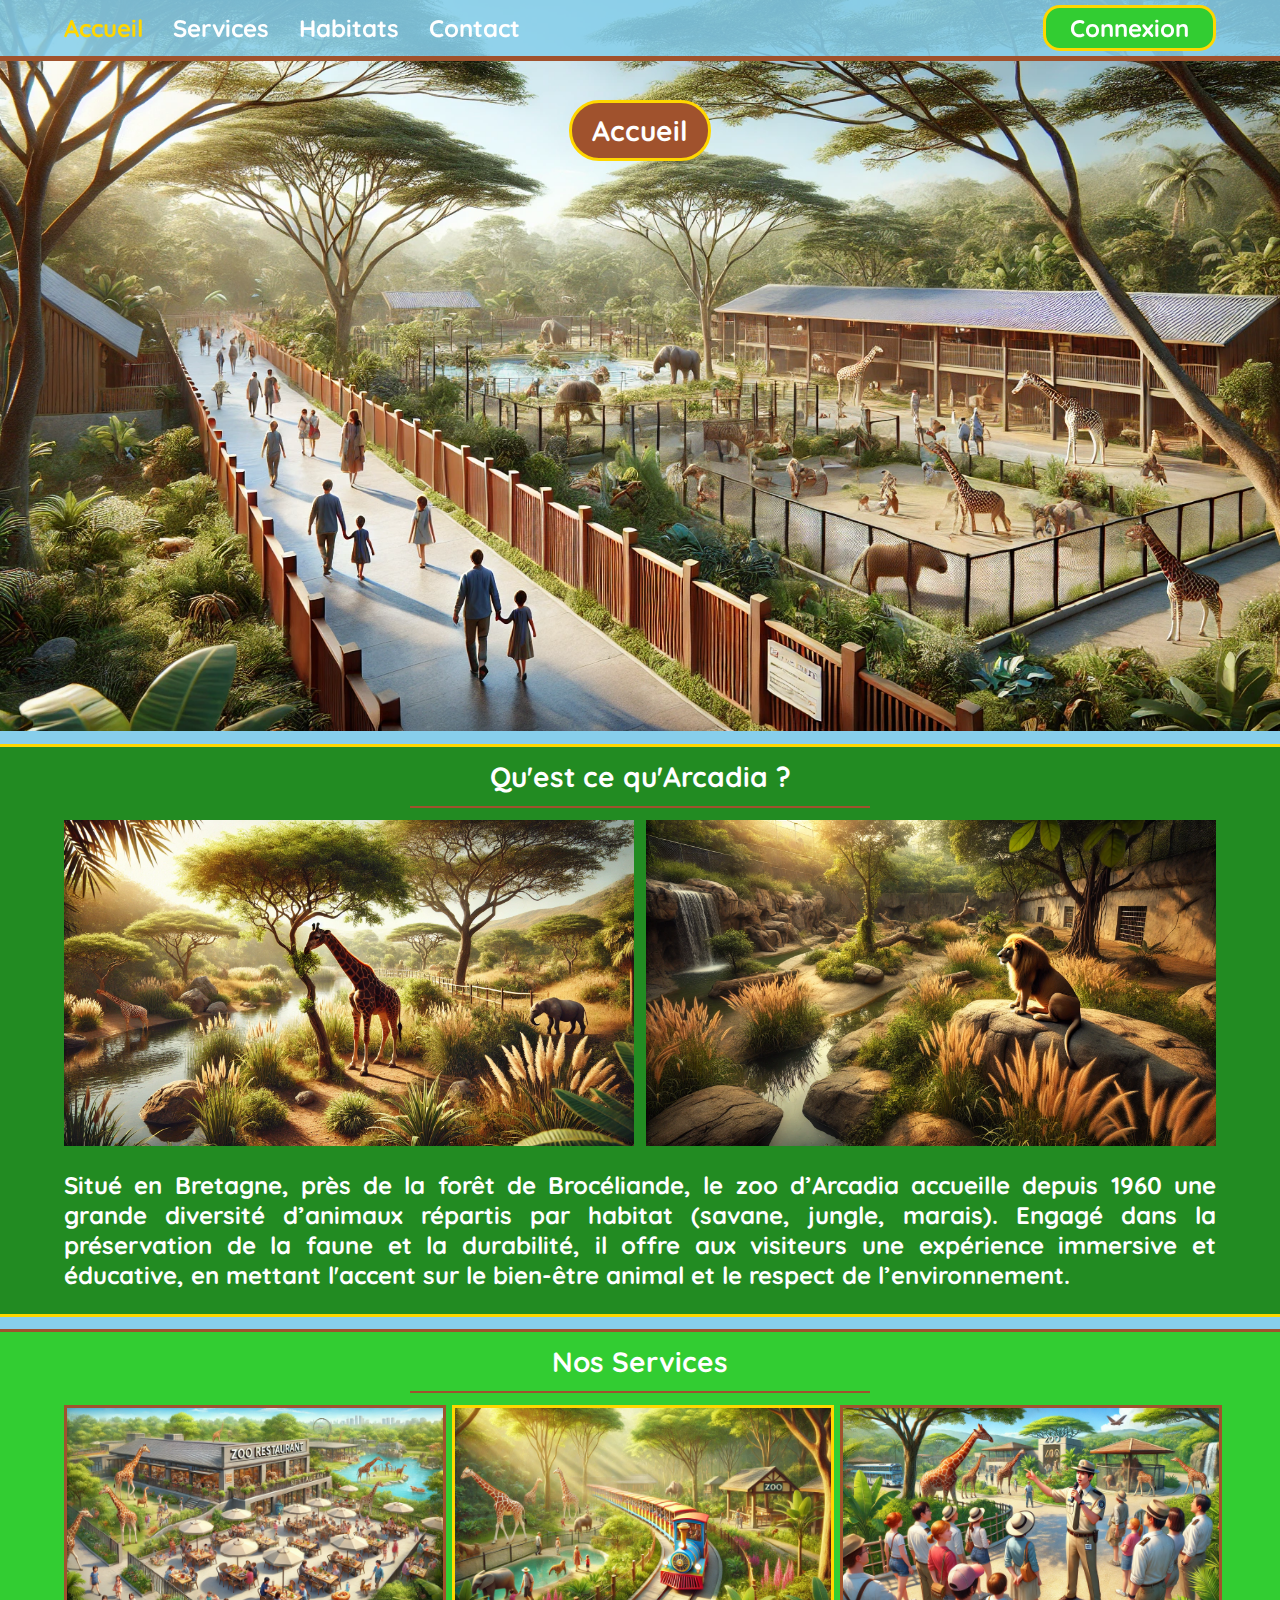
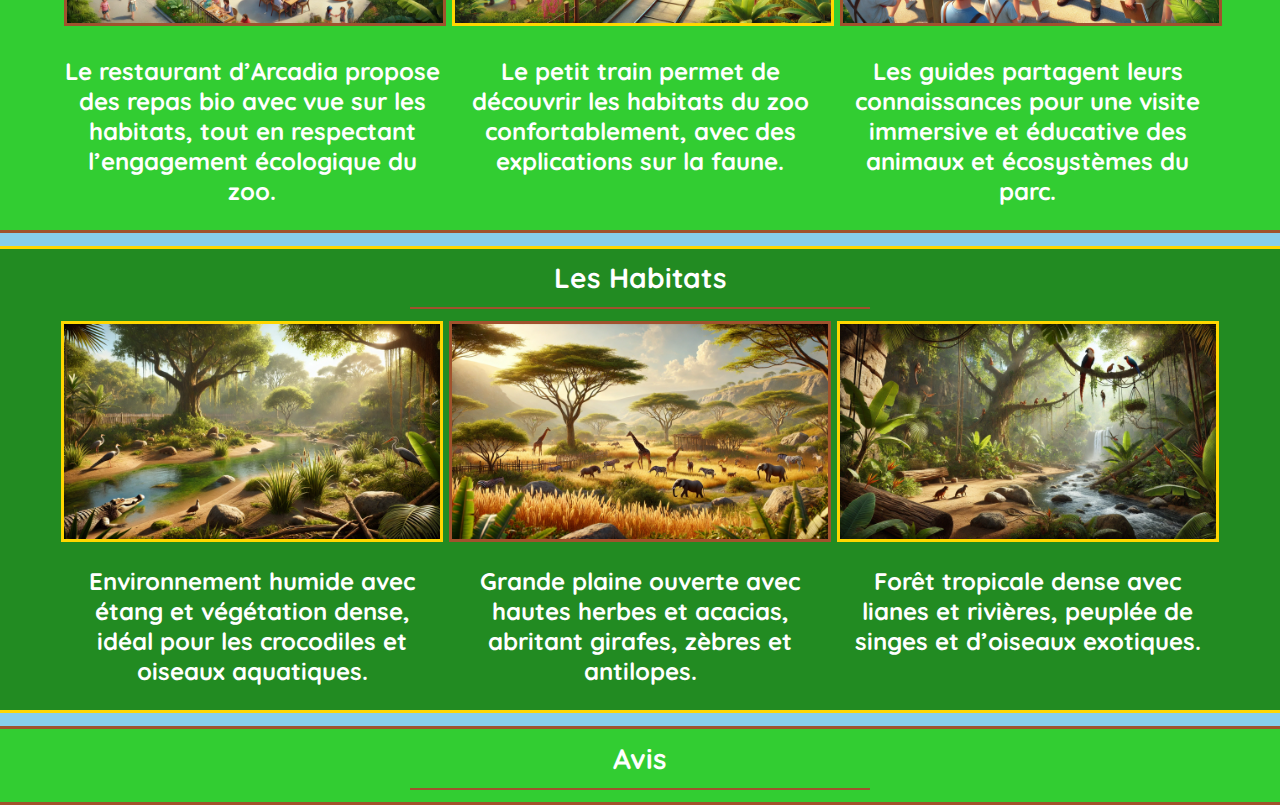
<file: Site/Html/index.html>
<!DOCTYPE html>
<html lang="fr">
<head>
    <meta charset="UTF-8">
    <meta name="viewport" content="width=device-width, initial-scale=1.0">
    <meta http-equiv="X-UA-Compatible" content="ie=edge">
    <link href='https://fonts.googleapis.com/css?family=Quicksand' rel='stylesheet'>
    <link rel="stylesheet" href="/Site/Css/accueil.css">
    <link rel="stylesheet" href="/Site/Css/styles.css">
    <link rel="stylesheet" href="/Site/Css/stylesMobile.css">
    <title>Accueil Arcadia</title>
</head>
<body>

    <!-- Menu Navigation et Banniere -->
    <header>

        <!-- Section Banniere -->
        <section id="Section_Banniere">
            <div>
                <h1 class="Titre_Banniere">Accueil</h1>
                <img src="/Ressources/Images/Banniere/BanniereArcadia.png" alt="Grande image d'en-tête représentant un zoo">
            </div>
        </section>
        
        <!-- Section Menu de Navigation -->
        <section class="Section_Navigation" id="Section_Navigation">
            <div>
                <nav>
                    <ul id="Menu">
                        <li class="page_navigante">Accueil</li>
                        <li><a href="/Site/Html/services.html">Services</a></li>
                        <li><a href="/Site/Html/habitats.html">Habitats</a></li>
                        <li><a href="/Site/Html/contact.html">Contact</a></li>
                    </ul>
                    <ul>
                        <li id="Connexion">Connexion</li>
                    </ul>
                </nav>
            </div>
        </section>

        <!-- Menu Burger pour les petits écrans -->
        <section class="burger-menu" id="burger-menu">
            <div class="barre"></div>
            <div class="barre"></div>
            <div class="barre"></div>
        </section>

        <!-- Script Js affichage du menu Navigation -->
        <script src="/Script/Js/script.js"></script>
    </header>

    <!-- Les différentes Sections de la page d'acceuil -->
    <main>

        <!-- Section à propos -->
        <section id="Section_APropos">
            <h1>Qu'est ce qu'Arcadia ?</h1>
            <hr>
            <div>
                <img src="/Ressources/Images/Animaux/GirafeGeneral.png" alt="Image d'une girafe dans son habitat">
                <img src="/Ressources/Images/Animaux/LionGeneral.png" alt="Image d'un lion dans son habitat">
            </div>
            <p>
                Situé en Bretagne, près de la forêt de Brocéliande, le zoo d’Arcadia accueille depuis 1960 une grande diversité d’animaux répartis par habitat (savane, jungle, marais). Engagé dans la préservation de la faune et la durabilité, il offre aux visiteurs une expérience immersive et éducative, en mettant l'accent sur le bien-être animal et le respect de l’environnement.
            </p>
        </section>
        
        <!-- Section Services -->
        <section id="Section_Services">
            <h1>Nos Services</h1>
            <hr>
            <div class="accueil_carte_conteneur">
                <div>
                    <img src="/Ressources/Images/Services/RestaurantArcadia.png" alt="Image du Restaurant d'Arcadia" class="alternativeA_border_color">
                    <p>Le restaurant d’Arcadia propose des repas bio avec vue sur les habitats, tout en respectant l’engagement écologique du zoo.</p>
                </div>
                <div>
                    <img src="/Ressources/Images/Services/PetitTrainArcadia.png" alt="Image du train d'Arcadia" class="alternativeB_border_color">
                    <p>Le petit train permet de découvrir les habitats du zoo confortablement, avec des explications sur la faune.</p>
                </div>
                <div>
                    <img src="/Ressources/Images/Services/GuideArcadia.png" alt="Image d'un guide d'Arcadia" class="alternativeA_border_color">
                    <p>Les guides partagent leurs connaissances pour une visite immersive et éducative des animaux et écosystèmes du parc.</p>
                </div>
            </div>
        </section>
        
        <!-- Section Habitats -->
        <section id="Section_Habitats">
            <h1>Les Habitats</h1>
            <hr>
            <div class="accueil_carte_conteneur">
                <div class="acceuil_carte">
                    <img src="/Ressources/Images/Habitats/MaraisArcadia.png" alt="Image du Restaurant d'Arcadia" class="alternativeB_border_color">
                    <p>Environnement humide avec étang et végétation dense, idéal pour les crocodiles et oiseaux aquatiques.</p>
                </div>
                <div class="acceuil_carte">
                    <img src="/Ressources/Images/Habitats/SavaneArcadia.png" alt="Image du train d'Arcadia" class="alternativeA_border_color">
                    <p>Grande plaine ouverte avec hautes herbes et acacias, abritant girafes, zèbres et antilopes.</p>
                </div>
                <div class="acceuil_carte">
                    <img src="/Ressources/Images/Habitats/JungleArcadia.png" alt="Image d'un guide d'Arcadia" class="alternativeB_border_color">
                    <p>Forêt tropicale dense avec lianes et rivières, peuplée de singes et d’oiseaux exotiques.</p>
                </div>
            </div>
        </section>
        
        <!-- Section Avis -->
        <section id="Section_Avis">
            <div>
                <h1>Avis</h1>
                <hr>
            </div>
        </section>
    </main>
</body>
</html>
</file>
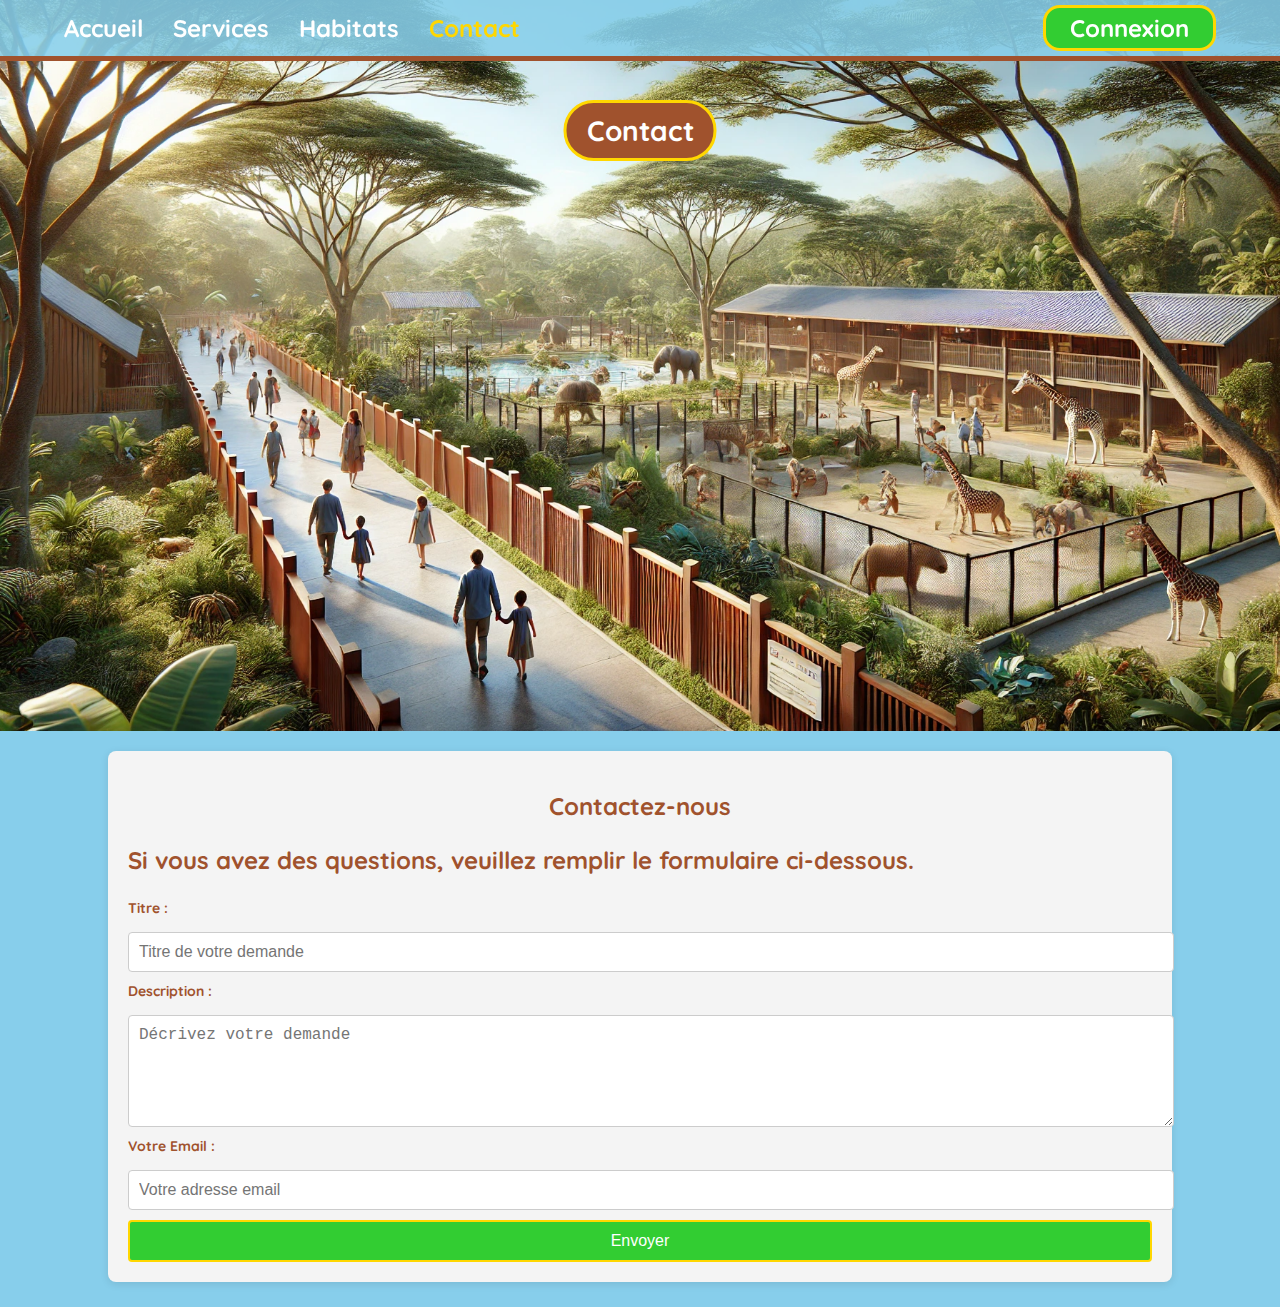
<file: Site/Html/contact.html>
<!DOCTYPE html>
<html lang="fr">
<head>
    <meta charset="UTF-8">
    <meta name="viewport" content="width=device-width, initial-scale=1.0">
    <meta http-equiv="X-UA-Compatible" content="ie=edge">
    <link href='https://fonts.googleapis.com/css?family=Quicksand' rel='stylesheet'>
    <link rel="stylesheet" href="/Site/Css/contact.css">
    <link rel="stylesheet" href="/Site/Css/styles.css">
    <link rel="stylesheet" href="/Site/Css/stylesMobile.css">
    <title>Contact Arcadia</title>
</head>
<body>

    <!-- Menu Navigation et Banniere -->
    <header>

        <!-- Section Banniere -->
        <section id="Section_Banniere">
            <div>
                <h1 class="Titre_Banniere">Contact</h1>
                <img src="/Ressources/Images/Banniere/BanniereArcadia.png" alt="Grande image d'en-tête représentant un zoo">
            </div>
        </section>
        
        <!-- Section Menu de Navigation -->
        <section class="Section_Navigation" id="Section_Navigation">
            <div>
                <nav>
                    <ul id="Menu">
                        <li><a href="/Site/Html/index.html">Accueil</a></li>
                        <li><a href="/Site/Html/services.html">Services</a></li>
                        <li><a href="/Site/Html/habitats.html">Habitats</a></li>
                        <li class="page_navigante">Contact</li>
                    </ul>
                    <ul>
                        <li id="Connexion">Connexion</li>
                    </ul>
                </nav>
            </div>
        </section>

        <!-- Menu Burger pour les petits écrans -->
        <section class="burger-menu" id="burger-menu">
            <div class="barre"></div>
            <div class="barre"></div>
            <div class="barre"></div>
        </section>
        
        <!-- Script Js affichage du menu Navigation -->
        <script src="/Script/Js/script.js"></script>
    </header>
    <!-- Section du formulaire de contact -->
    <main>
        <section id="Section_Contact">
            <h2>Contactez-nous</h2>
            <p>Si vous avez des questions, veuillez remplir le formulaire ci-dessous.</p>

            <!-- Formulaire de contact -->
            <form action="mailto:contact@zooarcadia.com" method="post" enctype="text/plain">
                <label for="titre">Titre :</label>
                <input type="text" id="titre" name="titre" placeholder="Titre de votre demande" required>

                <label for="description">Description :</label>
                <textarea id="description" name="description" rows="5" placeholder="Décrivez votre demande" required></textarea>

                <label for="email">Votre Email :</label>
                <input type="email" id="email" name="email" placeholder="Votre adresse email" required>

                <button type="submit">Envoyer</button>
            </form>
        </section>
    </main>

</body>
</html>
</file>
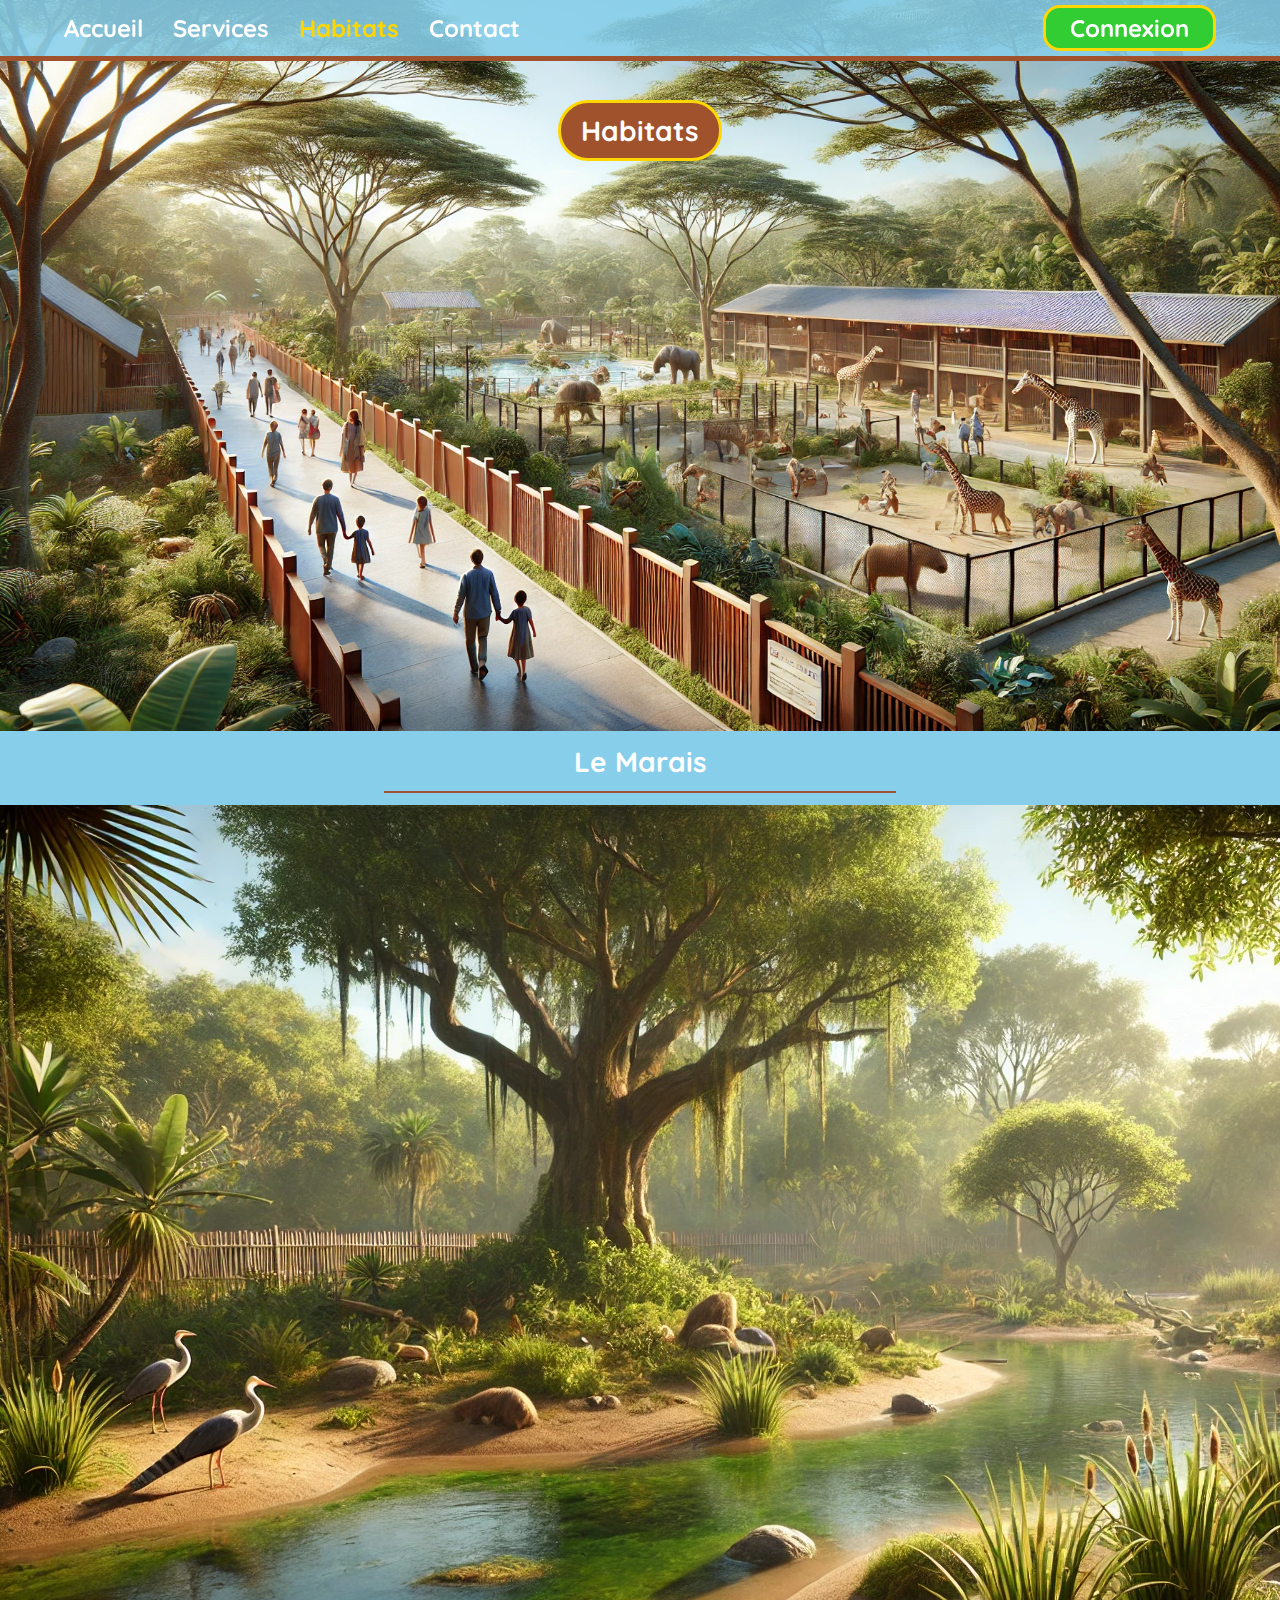
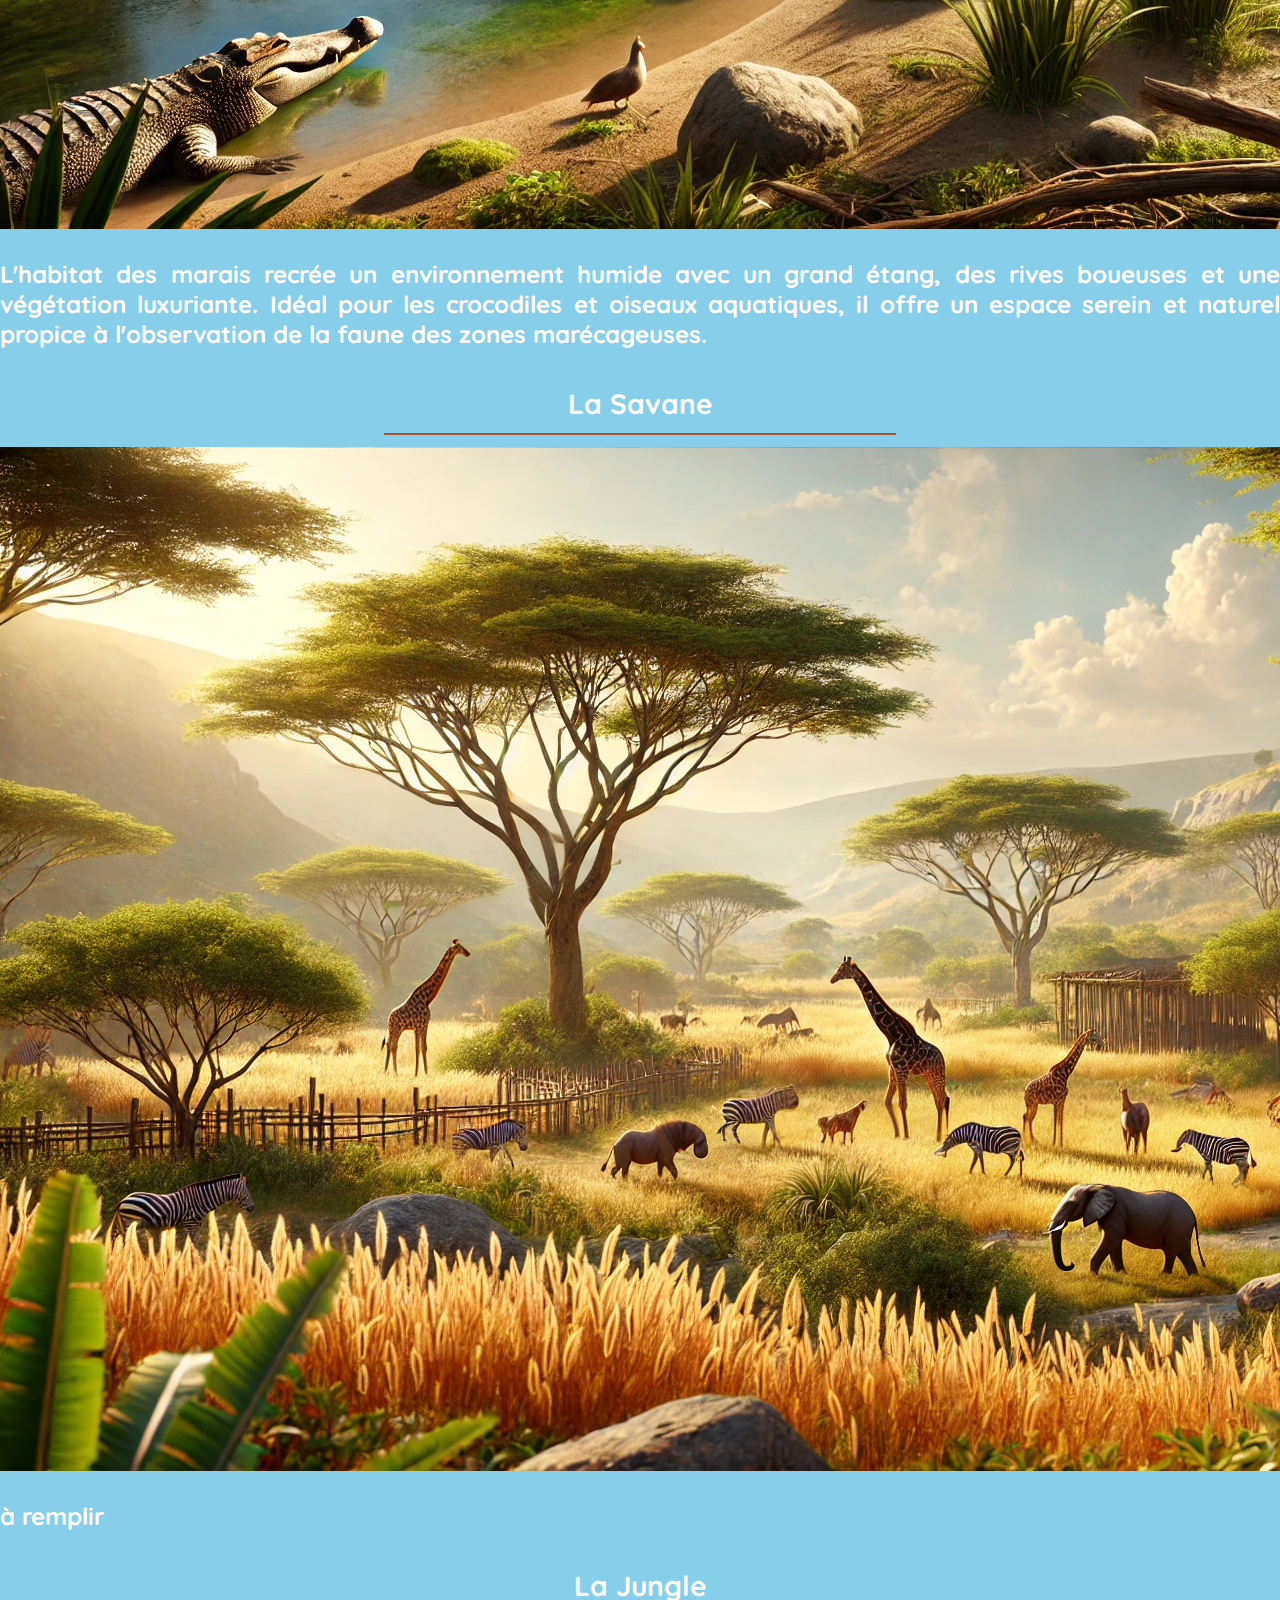
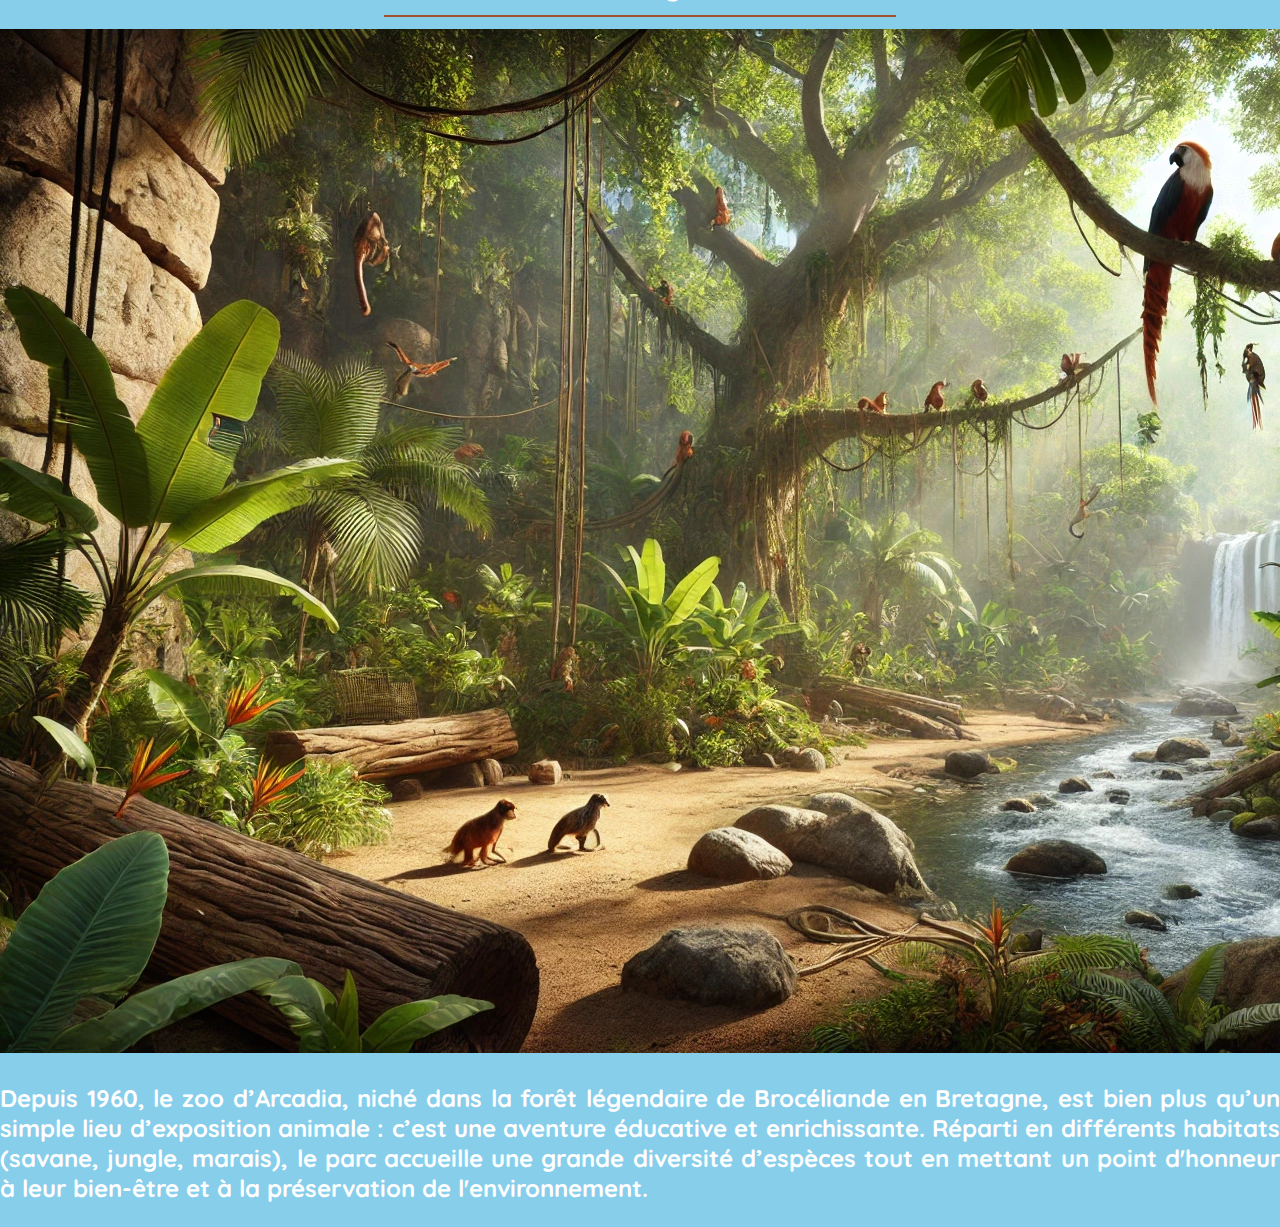
<file: Site/Html/habitats.html>
<!DOCTYPE html>
<html lang="fr">
<head>
    <meta charset="UTF-8">
    <meta name="viewport" content="width=device-width, initial-scale=1.0">
    <meta http-equiv="X-UA-Compatible" content="ie=edge">
    <link href='https://fonts.googleapis.com/css?family=Quicksand' rel='stylesheet'>
    <link rel="stylesheet" href="/Site/Css/habitats.css">
    <link rel="stylesheet" href="/Site/Css/styles.css">
    <link rel="stylesheet" href="/Site/Css/stylesMobile.css">
    <title>Habitats Arcadia</title>
</head>
<body>

    <!-- Menu Navigation et Banniere -->
    <header>

        <!-- Section Banniere -->
        <section id="Section_Banniere">
            <div>
                <h1 class="Titre_Banniere">Habitats</h1>
                <img src="/Ressources/Images/Banniere/BanniereArcadia.png" alt="Grande image d'en-tête représentant un zoo">
            </div>
        </section>
        
        <!-- Section Menu de Navigation -->
        <section class="Section_Navigation" id="Section_Navigation">
            <div>
                <nav>
                    <ul id="Menu">
                        <li><a href="/Site/Html/index.html">Accueil</a></li>
                        <li><a href="/Site/Html/services.html">Services</a></li>
                        <li class="page_navigante">Habitats</li>
                        <li><a href="/Site/Html/contact.html">Contact</a></li>
                    </ul>
                    <ul>
                        <li id="Connexion">Connexion</li>
                    </ul>
                </nav>
            </div>
        </section>

        <!-- Menu Burger pour les petits écrans -->
        <section class="burger-menu" id="burger-menu">
            <div class="barre"></div>
            <div class="barre"></div>
            <div class="barre"></div>
        </section>

        <!-- Script Js affichage du menu Navigation -->
        <script src="/Script/Js/script.js"></script>
    </header>

    <!-- Les différentes Sections de la page services -->
    <main>

        <!-- Section Train -->
        <section id="Section_Marais">
            <h1>Le Marais</h1>
            <hr>
            <div>
                    <img src="/Ressources/Images/Habitats/MaraisArcadia.png" alt="Image du Marais d'Arcadia" class="alternativeA_border_color">
                    <p>L'habitat des marais recrée un environnement humide avec un grand étang, des rives boueuses et une végétation luxuriante. Idéal pour les crocodiles et oiseaux aquatiques, il offre un espace serein et naturel propice à l'observation de la faune des zones marécageuses.</p>
                    </div>
        </section>
        
        <!-- Section Restaurant -->
        <section id="Section_Savane">
            <h1>La Savane</h1>
            <hr>
            <div>
                    <img src="/Ressources/Images/Habitats/SavaneArcadia.png" alt="Image de la Savane d'Arcadia" class="alternativeB_border_color">
                    <p>à remplir</p>
                </div>
        </section>

                <!-- Section Guide -->
                <section id="Section_Jungle">
                    <h1>La Jungle</h1>
                    <hr>
                    <div>
                            <img src="/Ressources/Images/Habitats/JungleArcadia.png" alt="Image de la Jungle d'Arcadia" class="alternativeA_border_color">
                            <p>Depuis 1960, le zoo d’Arcadia, niché dans la forêt légendaire de Brocéliande en Bretagne, est bien plus qu’un simple lieu d’exposition animale : c’est une aventure éducative et enrichissante. Réparti en différents habitats (savane, jungle, marais), le parc accueille une grande diversité d’espèces tout en mettant un point d'honneur à leur bien-être et à la préservation de l'environnement.</p>
                    </div>
                </section>
    </main>
</body>
</html>
</file>
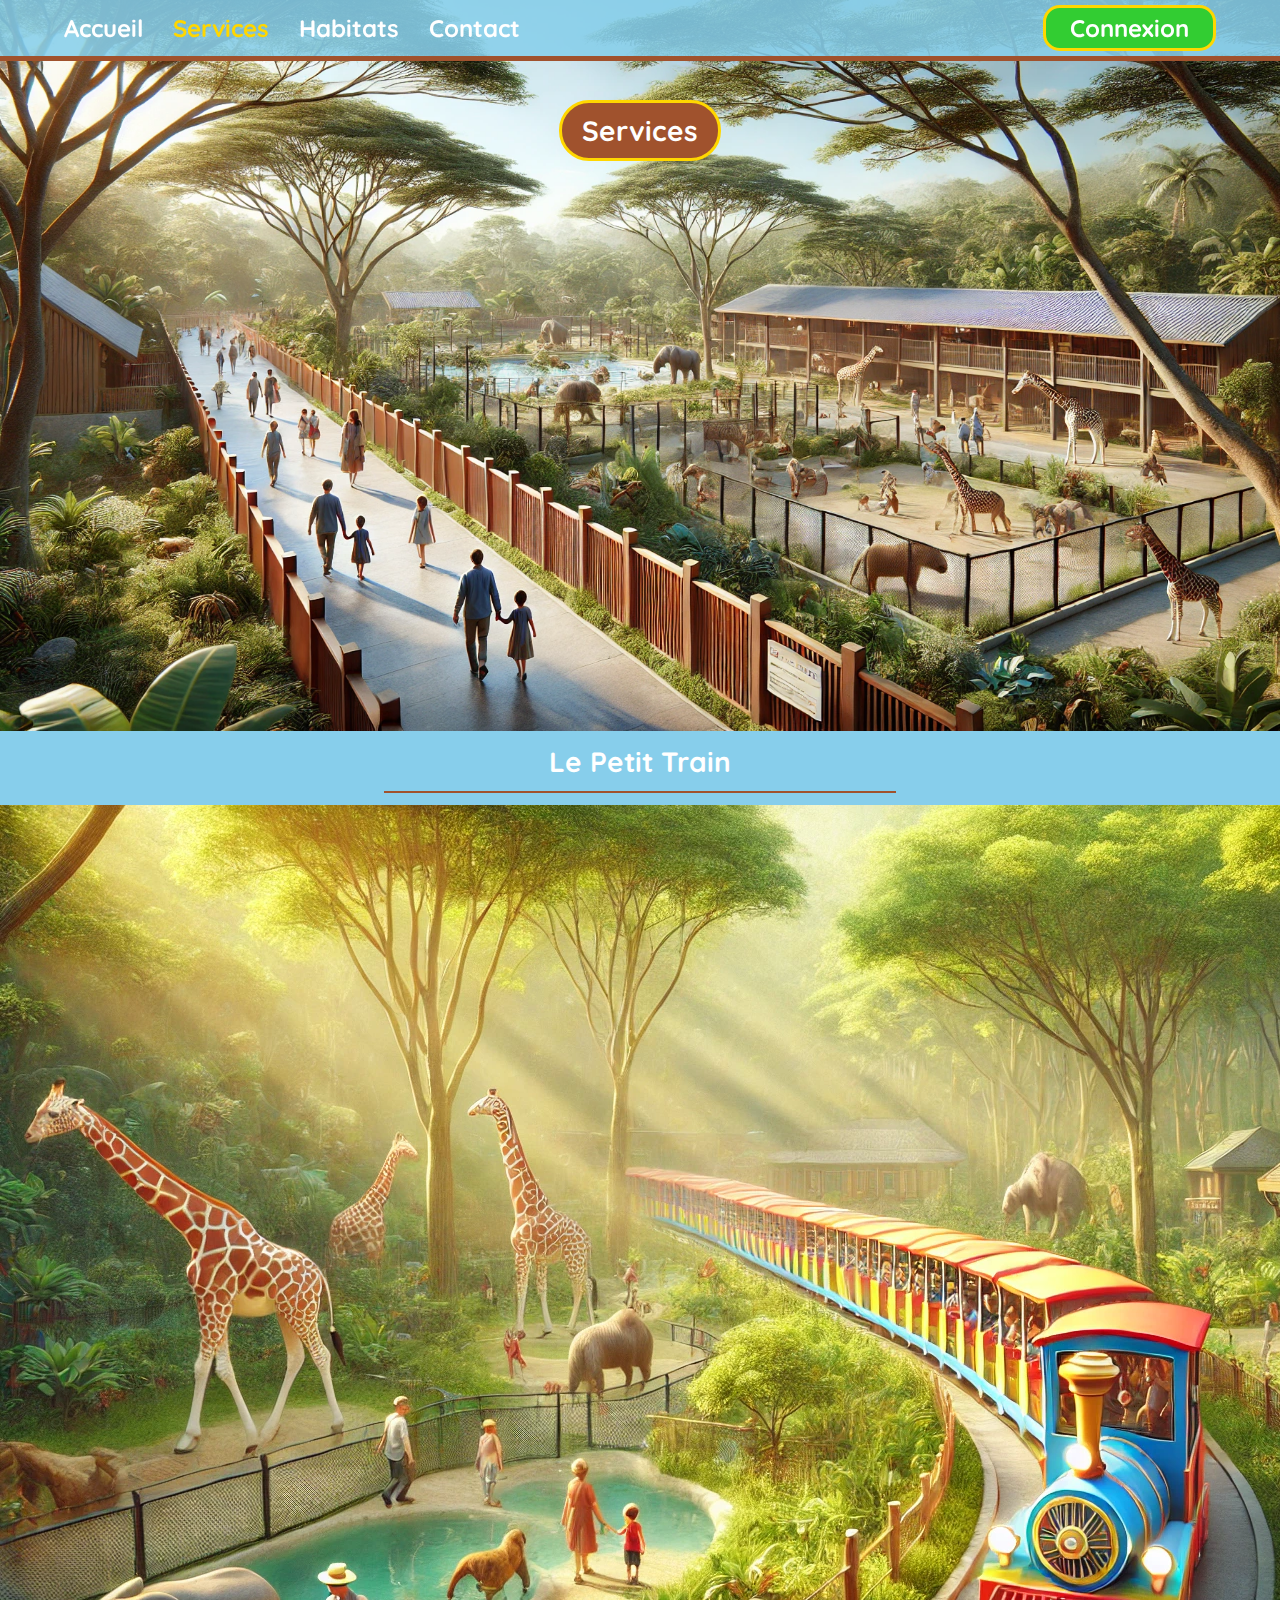
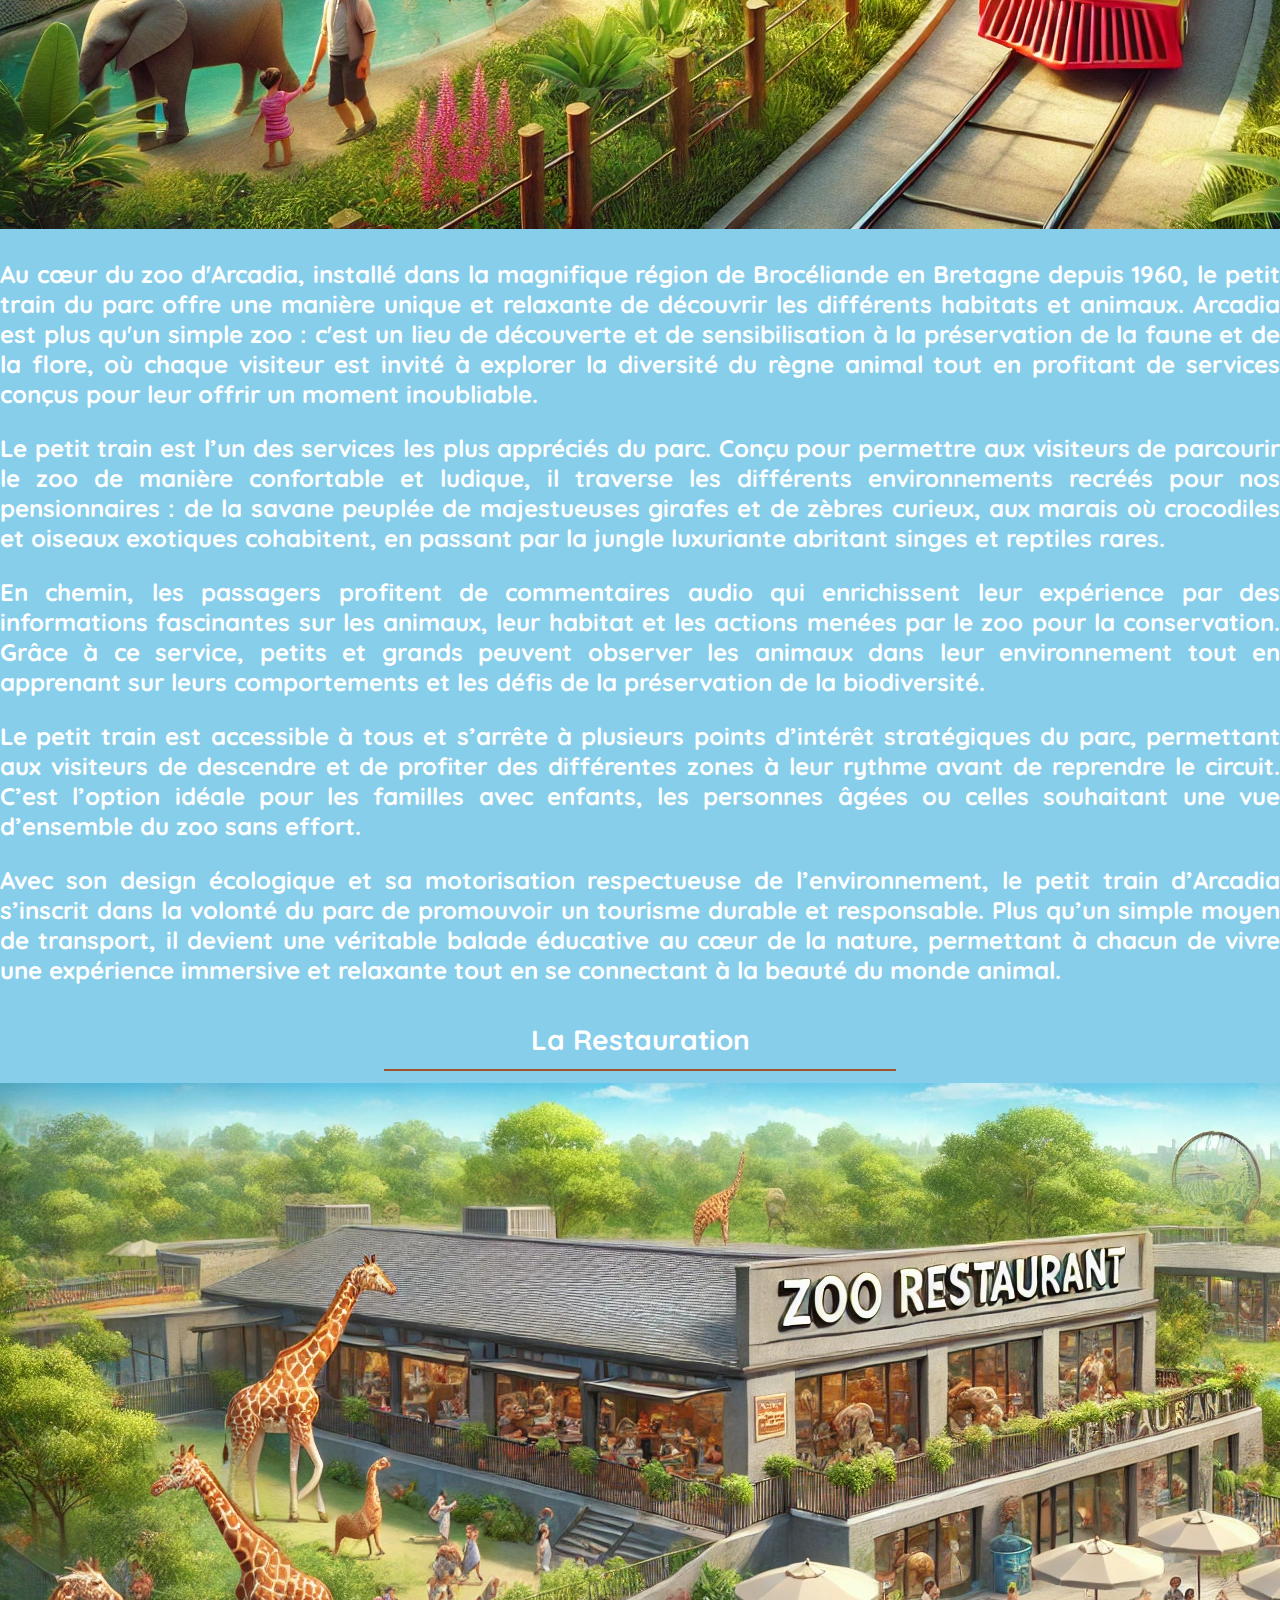
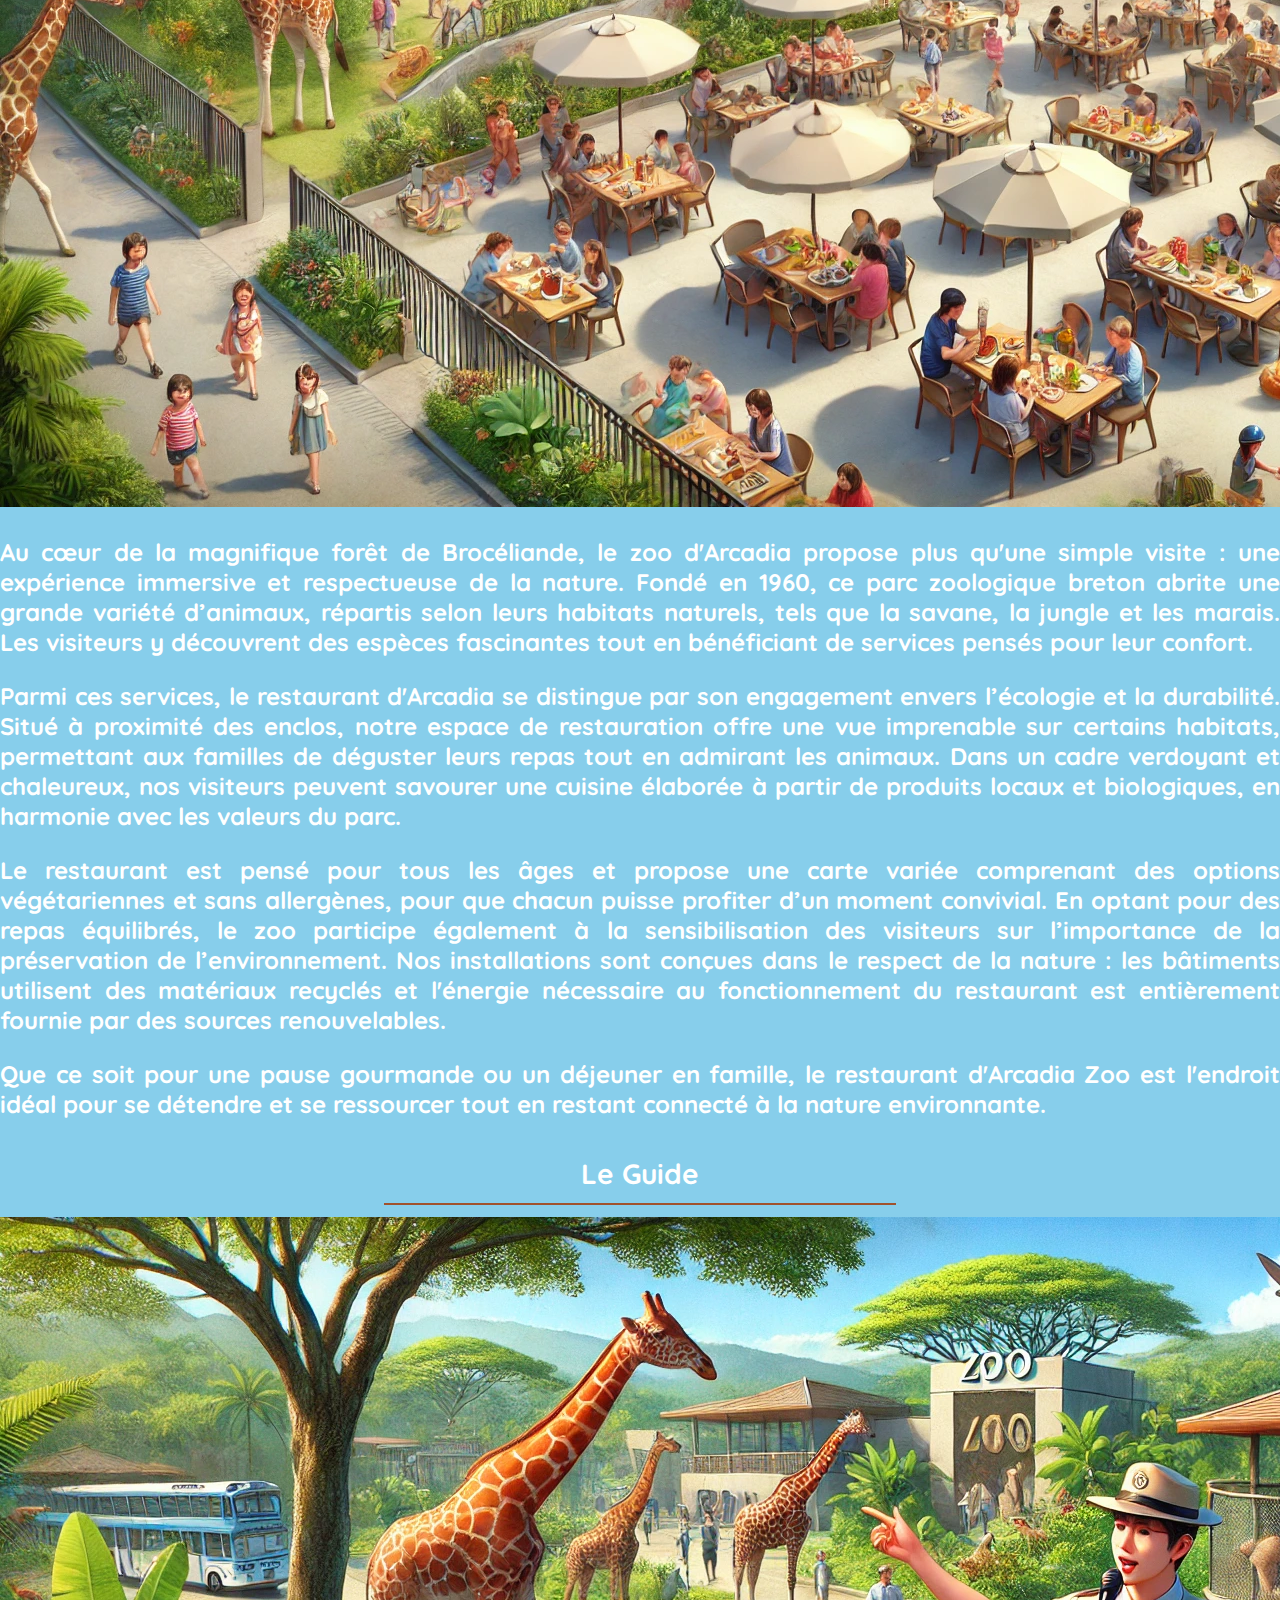
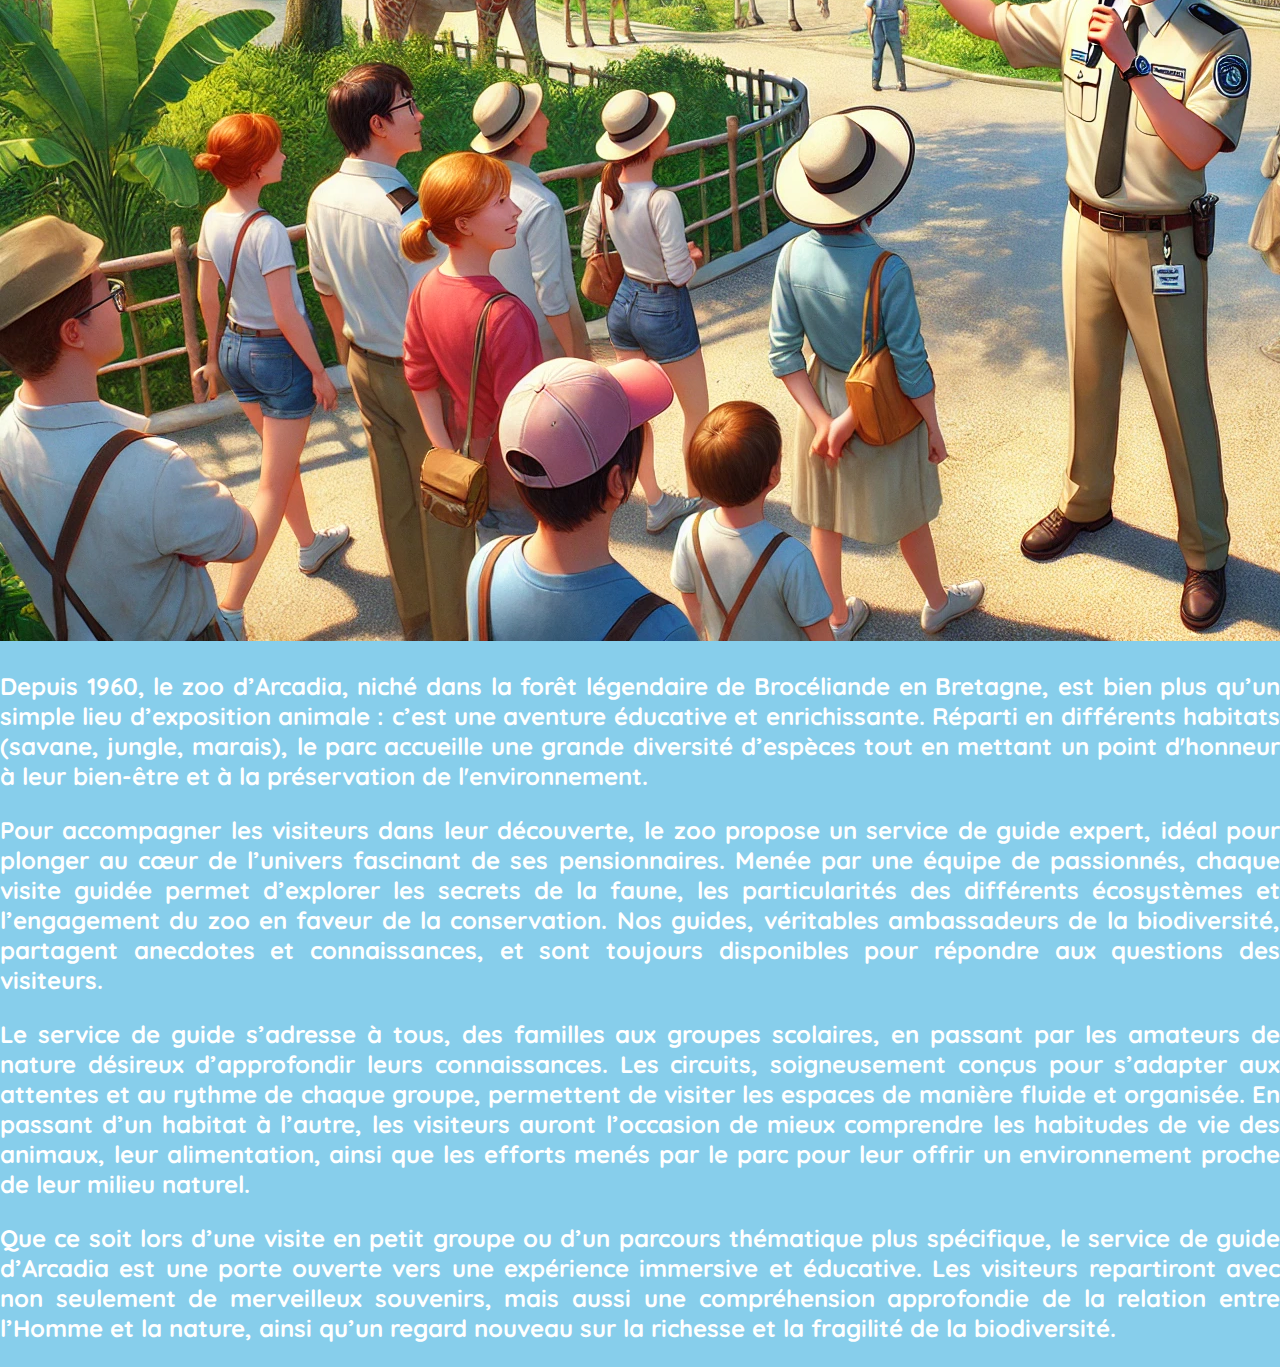
<file: Site/Html/services.html>
<!DOCTYPE html>
<html lang="fr">
<head>
    <meta charset="UTF-8">
    <meta name="viewport" content="width=device-width, initial-scale=1.0">
    <meta http-equiv="X-UA-Compatible" content="ie=edge">
    <link href='https://fonts.googleapis.com/css?family=Quicksand' rel='stylesheet'>
    <link rel="stylesheet" href="/Site/Css/services.css">
    <link rel="stylesheet" href="/Site/Css/styles.css">
    <link rel="stylesheet" href="/Site/Css/stylesMobile.css">
    <title>Services Arcadia</title>
</head>
<body>

    <!-- Menu Navigation et Banniere -->
    <header>

        <!-- Section Banniere -->
        <section id="Section_Banniere">
            <div>
                <h1 class="Titre_Banniere">Services</h1>
                <img src="/Ressources/Images/Banniere/BanniereArcadia.png" alt="Grande image d'en-tête représentant un zoo">
            </div>
        </section>
        
        <!-- Section Menu de Navigation -->
        <section class="Section_Navigation" id="Section_Navigation">
            <div>
                <nav>
                    <ul id="Menu">
                        <li><a href="/Site/Html/index.html">Accueil</a></li>
                        <li class="page_navigante">Services</li>
                        <li><a href="/Site/Html/habitats.html">Habitats</a></li>
                        <li><a href="/Site/Html/contact.html">Contact</a></li>
                    </ul>
                    <ul>
                        <li id="Connexion">Connexion</li>
                    </ul>
                </nav>
            </div>
        </section>

        <!-- Menu Burger pour les petits écrans -->
        <section class="burger-menu" id="burger-menu">
            <div class="barre"></div>
            <div class="barre"></div>
            <div class="barre"></div>
        </section>

        <!-- Script Js affichage du menu Navigation -->
        <script src="/Script/Js/script.js"></script>
    </header>

    <!-- Les différentes Sections de la page services -->
    <main>

        <!-- Section Train -->
        <section id="Section_Train">
            <h1>Le Petit Train</h1>
            <hr>
            <div>
                    <img src="/Ressources/Images/Services/PetitTrainArcadia.png" alt="Image du petit Train d'Arcadia" class="alternativeA_border_color">
                    <p>Au cœur du zoo d'Arcadia, installé dans la magnifique région de Brocéliande en Bretagne depuis 1960, le petit train du parc offre une manière unique et relaxante de découvrir les différents habitats et animaux. Arcadia est plus qu'un simple zoo : c'est un lieu de découverte et de sensibilisation à la préservation de la faune et de la flore, où chaque visiteur est invité à explorer la diversité du règne animal tout en profitant de services conçus pour leur offrir un moment inoubliable.</p>
                    <p>Le petit train est l’un des services les plus appréciés du parc. Conçu pour permettre aux visiteurs de parcourir le zoo de manière confortable et ludique, il traverse les différents environnements recréés pour nos pensionnaires : de la savane peuplée de majestueuses girafes et de zèbres curieux, aux marais où crocodiles et oiseaux exotiques cohabitent, en passant par la jungle luxuriante abritant singes et reptiles rares.</p>
                    <p>En chemin, les passagers profitent de commentaires audio qui enrichissent leur expérience par des informations fascinantes sur les animaux, leur habitat et les actions menées par le zoo pour la conservation. Grâce à ce service, petits et grands peuvent observer les animaux dans leur environnement tout en apprenant sur leurs comportements et les défis de la préservation de la biodiversité.</p>
                    <p>Le petit train est accessible à tous et s’arrête à plusieurs points d’intérêt stratégiques du parc, permettant aux visiteurs de descendre et de profiter des différentes zones à leur rythme avant de reprendre le circuit. C’est l’option idéale pour les familles avec enfants, les personnes âgées ou celles souhaitant une vue d’ensemble du zoo sans effort.</p>
                    <p>Avec son design écologique et sa motorisation respectueuse de l’environnement, le petit train d’Arcadia s’inscrit dans la volonté du parc de promouvoir un tourisme durable et responsable. Plus qu’un simple moyen de transport, il devient une véritable balade éducative au cœur de la nature, permettant à chacun de vivre une expérience immersive et relaxante tout en se connectant à la beauté du monde animal.</p>
            </div>
        </section>
        
        <!-- Section Restaurant -->
        <section id="Section_Restaurant">
            <h1>La Restauration</h1>
            <hr>
            <div>
                    <img src="/Ressources/Images/Services/RestaurantArcadia.png" alt="Image du Restaurant d'Arcadia" class="alternativeB_border_color">
                    <p>Au cœur de la magnifique forêt de Brocéliande, le zoo d'Arcadia propose plus qu'une simple visite : une expérience immersive et respectueuse de la nature. Fondé en 1960, ce parc zoologique breton abrite une grande variété d’animaux, répartis selon leurs habitats naturels, tels que la savane, la jungle et les marais. Les visiteurs y découvrent des espèces fascinantes tout en bénéficiant de services pensés pour leur confort.</p>
                    <p>Parmi ces services, le restaurant d'Arcadia se distingue par son engagement envers l’écologie et la durabilité. Situé à proximité des enclos, notre espace de restauration offre une vue imprenable sur certains habitats, permettant aux familles de déguster leurs repas tout en admirant les animaux. Dans un cadre verdoyant et chaleureux, nos visiteurs peuvent savourer une cuisine élaborée à partir de produits locaux et biologiques, en harmonie avec les valeurs du parc.</p>
                    <p>Le restaurant est pensé pour tous les âges et propose une carte variée comprenant des options végétariennes et sans allergènes, pour que chacun puisse profiter d’un moment convivial. En optant pour des repas équilibrés, le zoo participe également à la sensibilisation des visiteurs sur l’importance de la préservation de l’environnement. Nos installations sont conçues dans le respect de la nature : les bâtiments utilisent des matériaux recyclés et l'énergie nécessaire au fonctionnement du restaurant est entièrement fournie par des sources renouvelables.</p>
                    <p>Que ce soit pour une pause gourmande ou un déjeuner en famille, le restaurant d'Arcadia Zoo est l'endroit idéal pour se détendre et se ressourcer tout en restant connecté à la nature environnante.</p>
            </div>
        </section>

                <!-- Section Guide -->
                <section id="Section_Guide">
                    <h1>Le Guide</h1>
                    <hr>
                    <div>
                            <img src="/Ressources/Images/Services/GuideArcadia.png" alt="Image du Guide d'Arcadia" class="alternativeA_border_color">
                            <p>Depuis 1960, le zoo d’Arcadia, niché dans la forêt légendaire de Brocéliande en Bretagne, est bien plus qu’un simple lieu d’exposition animale : c’est une aventure éducative et enrichissante. Réparti en différents habitats (savane, jungle, marais), le parc accueille une grande diversité d’espèces tout en mettant un point d'honneur à leur bien-être et à la préservation de l'environnement.</p>
                            <p>Pour accompagner les visiteurs dans leur découverte, le zoo propose un service de guide expert, idéal pour plonger au cœur de l’univers fascinant de ses pensionnaires. Menée par une équipe de passionnés, chaque visite guidée permet d’explorer les secrets de la faune, les particularités des différents écosystèmes et l’engagement du zoo en faveur de la conservation. Nos guides, véritables ambassadeurs de la biodiversité, partagent anecdotes et connaissances, et sont toujours disponibles pour répondre aux questions des visiteurs.</p>
                            <p>Le service de guide s’adresse à tous, des familles aux groupes scolaires, en passant par les amateurs de nature désireux d’approfondir leurs connaissances. Les circuits, soigneusement conçus pour s’adapter aux attentes et au rythme de chaque groupe, permettent de visiter les espaces de manière fluide et organisée. En passant d’un habitat à l’autre, les visiteurs auront l’occasion de mieux comprendre les habitudes de vie des animaux, leur alimentation, ainsi que les efforts menés par le parc pour leur offrir un environnement proche de leur milieu naturel.</p>
                            <p>Que ce soit lors d’une visite en petit groupe ou d’un parcours thématique plus spécifique, le service de guide d’Arcadia est une porte ouverte vers une expérience immersive et éducative. Les visiteurs repartiront avec non seulement de merveilleux souvenirs, mais aussi une compréhension approfondie de la relation entre l’Homme et la nature, ainsi qu’un regard nouveau sur la richesse et la fragilité de la biodiversité.</p>
                    </div>
                </section>
    </main>
</body>
</html>
</file>
<file: Site/Css/accueil.css>
/* main - Section Général */
#Section_APropos, #Section_Services, #Section_Habitats, #Section_Avis {
    color: white;
    display: flex;
    flex-direction: column;
    margin-top: 1%;
    padding-right: 5%;
    padding-left: 5%;
}

@media (min-width: 728px){
/* main - Section Général - Alignement des conteneurs sections Services et Habitats */
.accueil_carte_conteneur{
    display: flex;
    flex-direction: row;
    gap: 1%;
    text-align: center;
}
}

@media (max-width: 728px){
    /* main - Section Général - Alignement des conteneurs sections Services et Habitats */
    .accueil_carte_conteneur{
        display: flex;
        flex-direction: column;
        gap: 1%;
        text-align: center;
    }
    }

/* main - Section Général - Alignement des cartes des sections Services et Habitats */
.acceuil_carte {
display: flex;
flex-direction: column;
align-items: center;
}

/* main - Section Général - Images Services et Habitats */
#Section_Services img, #Section_Habitats img {
    width: 100%;
    height: auto;
    }

    #Section_Services img.alternativeA_border_color, #Section_Habitats img.alternativeA_border_color {
        border: 3px solid #A0522D;
    }
    #Section_Services img.alternativeB_border_color, #Section_Habitats img.alternativeB_border_color{
        border: 3px solid #FFD700;
    }

/* main - Section Général - alternance couleur A */
#Section_APropos, #Section_Habitats {
    border-top: 3px solid #FFD700;
    border-bottom: 3px solid #FFD700;
    background-color: #228B22;
}

/* main - Section Général - alternance couleur B */
#Section_Services, #Section_Avis {
    border-top: 3px solid #A0522D;
    border-bottom: 3px solid #A0522D;
    background-color: #32CD32;
}

/* main - Section À Propos - alignement contenu */
#Section_APropos {
    align-items: center;
}

/* main - Section À Propos - h1 */
#Section_APropos h1 {
    display: flex;
}

/* main - Section À Propos - Conteneur Image*/
#Section_APropos div {
    display: flex;
    flex-direction: row;
    gap: 1%;
}

/* main - Section À Propos - Image */
#Section_APropos img {
    width: 49.5%;
    height: auto;
}

/* main - Section À Propos - p */
#Section_APropos p {
    text-align: justify;
}

/* main - Section Avis */
.sansPunaise {
    list-style: none;
    text-align: center;
    
}

/* CSS pour styliser les avis des visiteurs sur la page d'accueil */

#avisVisiteur {
    background-color: #f9f9f9;
    padding: 20px;
    margin: 40px auto;
    border-radius: 10px;
    box-shadow: 0 4px 8px rgba(0, 0, 0, 0.1);
    max-width: 800px;
    color: #333;
}

#avisVisiteur h2 {
    font-family: 'Quicksand', sans-serif;
    font-size: 24px;
    color: #333;
    text-align: center;
    margin-bottom: 20px;
}

#avisTable {
    width: 100%;
    border-collapse: collapse;
    margin-top: 20px;
    background-color: #ffffff;
    border: 1px solid #ccc;
    box-shadow: 0 2px 5px rgba(0, 0, 0, 0.1);
}

#avisTable th, #avisTable td {
    border: 1px solid #e0e0e0;
    padding: 15px;
    text-align: left;
    font-family: 'Quicksand', sans-serif;
    font-size: 16px;
    color: #333;
}

#avisTable th {
    background-color: #007BFF;
    color: #ffffff;
}

#avisTable tr:nth-child(even) {
    background-color: #f2f2f2;
}

#avisTable tr:hover {
    background-color: #e8f0fe;
}
</file>
<file: Site/Css/styles.css>
/* Styles Global */
@media (min-width: 728px) {
    body {
        font-family: "Quicksand", Arial, sans-serif;
        margin: 0;
        padding: 0;
        box-sizing: border-box;
        font-size: 24px;
        font-weight: bold;
        background-color: #87CEEB;
    }

    h1 {
        padding-top: 1%;
        text-align: center;
        margin: 0%;
        font-family: "Quicksand", Arial, sans-serif;
        font-size: 28px;
        color: white;
        font-weight: bold;
    }

    p {
        font-family: "Quicksand", Arial, sans-serif;
        font-size: 24px;
        color: white;
        font-weight: bold;
    }

    hr {
        height: 2px;
        background-color: #A0522D;
        border: none;
        width: 40%;
    }

    /* header - Nav Général */
    #Section_Navigation {
        position: fixed;
        top: 0;
        left: 0;
        width: 100%;
        background-color: #87cfebE0;
        padding: 5px 0;
        z-index: 10;
        color: white;
        border-bottom: 5px solid #A0522D;
    }

    /* header - Alignement Nav */
    #Section_Navigation nav {
        display: flex;
        justify-content: space-between;
        align-items: center;
        margin: 0 auto;
        padding-left: 5%;
        padding-right: 5%;
    }

    /* header - Alignement du menu */
    #Section_Navigation nav ul {
        list-style: none;
        padding: 0;
        margin: 0;
        display: flex;
        gap: 30px;
    }

    /* header - Design du menu en hover */
    #Menu li:hover, #Menu a:hover {
        color: #FFD700;
        font-size: 28px;
    }

    #Menu a:hover {
        text-decoration: none;
        color: #FFD700;
        font-size: 28px;
    }

    /* header - Design des hyperlien*/
    #Menu a {
        text-decoration: none;
        color: white;
    }

    /* header - Design page navigante */
    .page_navigante {
        color: #FFD700;
    }

    /* header - Design du boutton connexion */
    #Connexion {
        border: 3px solid #FFD700;
        padding-left: 24px;
        padding-right: 24px;
        padding-top: 5px;
        padding-bottom: 5px;
        border-radius: 1cap;
        background-color: #32CD32;
        color: white;
    }

    /* header - Design du boutton en hover */
    #Connexion:hover {
        border: 3px solid #A0522D;
        background-color: #FFD700;
        color: #A0522D;
    }

    /* Titre banniere et page */
    .Titre_Banniere {
        position: absolute;
        top: 100px;
        translate: -50%;
        left: 50%;
        color: white;
        background-color: #A0522D;
        border: 3px solid #FFD700;
        border-radius: 30px;
        padding: 10px;
        padding-left: 20px;
        padding-right: 20px;
    }

    /* header - Ajustement bannière */
    #Section_Banniere img {
        display: flex;
        width: 100%;
        height: auto;
    }
} /* Fermeture de la media query */

/* Style pour masquer la popup par défaut */
.modal {
    display: none; /* Masqué par défaut */
    position: fixed;
    top: 0;
    left: 0;
    width: 100%;
    height: 100%;
    background-color: rgba(0, 0, 0, 0.5); /* Fond transparent noir */
    justify-content: center;
    align-items: center;
    z-index: 1000;
}

/* Style pour le contenu de la popup */
.modal-content {
    background-color: #fff;
    padding: 20px;
    border-radius: 5px;
    width: 300px;
    text-align: center;
    position: relative;
    color: #A0522D;
}

/* Bouton de fermeture */
.close-btn {
    position: absolute;
    top: 10px;
    right: 10px; /* Place la croix à droite */
    font-size: 24px;
    cursor: pointer;
    color: red; /* Change la couleur en rouge */
}

/* Style pour le formulaire */
form {
    display: flex;
    flex-direction: column;
    gap: 10px;
}

input[type="password"], input[type="email"] {
    padding: 8px;
    border: 1px solid #ccc;
    border-radius: 4px;
}

button[type="submit"] {
    padding: 10px;
    border: none;
    border-radius: 4px;
    background-color: #32CD32;
    color: white;
    font-size: 16px;
    cursor: pointer;
}

button[type="submit"]:hover {
    border: 3px solid #A0522D;
    background-color: #FFD700;
    color: #A0522D;
}

.animal2 {
    display: none;
}

table {
    width: 100%;
    border-collapse: collapse;
    margin: 20px 0;
    font-size: 18px;
    text-align: left;
    box-shadow: 0 4px 8px rgba(0, 0, 0, 0.1);
}

th, td {
    border: 1px solid #ddd;
    padding: 12px;
}

th {
    background-color: #f2f2f2;
    font-weight: bold;
    text-transform: uppercase;
}

tr:nth-child(even) {
    background-color: #f9f9f9;
}

tr:hover {
    background-color: #f1f1f1;
    cursor: pointer;
}

td {
    color: #333;
}
</file>
<file: Site/Css/stylesMobile.css>
/*couleur 
#87cfebE0 = bleutransparent
87CEEB = bleu
A0522D = marron
228B22 = vert fonce
FFD700 = jaune
32CD32 = vert claire
FFFFFF = blanc

Texte :
Quicksand Bold 48
Quicksand Semibold 12 (mobile)
*/

/* Styles Global */
@media (max-width: 728px){
body {
    width: 100%;;
    font-family: "Quicksand", Arial, sans-serif;
    margin: 0;
    padding: 0;
    box-sizing: border-box;
    font-size: 12px;
    font-weight: bold;
    background-color: #87CEEB;
}

h1 {
    padding-top: 1%;
    text-align: center;
    margin: 0%;
    font-family: "Quicksand", Arial, sans-serif;
    font-size: 14px;
    color: white;
    font-weight: bold;
}

p {
    font-family: "Quicksand", Arial, sans-serif;
    font-size: 12px;
    color: white;
    font-weight: bold;
}

hr {
    height: 1px;
    background-color: #A0522D;
    border: none;
    width: 40%;
}


/* header - Nav Général */
#Section_Navigation {
    display: none;
    position: fixed;
    top: 20px;
    left: 20px;
    padding: 10px;
    background-color: rgba(0, 0, 0, 0.400);
    border-radius: 1cap;
    z-index: 10;
    color: white;
}

/* Styles pour le bouton burger */
.burger-menu {
    position: fixed;
    top: 20px;
    left: 20px;
    width: 35px;
    cursor: pointer;
    background-color: rgba(0, 0, 0, 0.400);
    padding-left: 3px;
    padding-right: 3px;
    border-radius: 1cap;
    z-index: 10;
}

.burger-menu .barre {
    height: 5px;
    background-color: white;
    margin: 6px 0;
    border-radius: 2px;
}

/* Menu visible lorsqu'il est activé */
#Section_Navigation.active {
    display: block;
}

/* Menu burger caché lorsque le menu est ouvert */
#burger-menu.active {
    display: none; /* Masquer l'icône burger */
}

/* header - Alignement Nav */
#Section_Navigation nav {
    display: flex;
    flex-direction: column;
}

/* header - Alignement du menu */
#Section_Navigation nav ul {
    display: flex;
    flex-direction: column;
    list-style: none;
    padding: 0;
    margin: 0;
    display: flex;
    gap: 5px;
}

/* header - Design du menu en hover */
#Menu li:hover, Menu a:hover {
    color: #FFD700;
    font-size: 14px;
}
#Menu a:hover {
    text-decoration: none;
    color: #FFD700;
    font-size: 14px;
}

/* header - Design des hyperlien*/
#Menu a {
    text-decoration: none;
    color: white;
}

/* header - Design page navigante */
.page_navigante {
    color: #FFD700;
}
/*
/* header - Design du boutton connexion */
#Connexion {
    border: 1px solid #FFD700;
    margin-top: 5px;
    transform: translate(-5px);
    padding-left: 5px;
    padding-right: 5px;
    padding-top: 2px;
    padding-bottom: 2px;
    border-radius: 1cap;
    background-color: #32CD32;
}

/* header - Design du boutton en hover */
#Connexion:hover {
    border: 3px solid #A0522D;
    background-color: #FFD700;
    color: #A0522D;
}

/* Titre banniere et page */
.Titre_Banniere {
    position: absolute;
    top: 10px;
    translate: -50%;
    left: 50%;
    color: white;
    background-color: #A0522D;
    border: 3px solid #FFD700;
    border-radius: 30px;
    padding: 10px;
    padding-left: 20px;
    padding-right: 20px;
}

/* header - Ajustement bannière */
#Section_Banniere img {
    display: flex;
    width: 100%;
    height: auto;
}
}

/* Style pour masquer la popup par défaut */
.modal {
    display: none; /* Masqué par défaut */
    position: fixed;
    top: 0;
    left: 0;
    width: 100%;
    height: 100%;
    background-color: rgba(0, 0, 0, 0.5); /* Fond transparent noir */
    justify-content: center;
    align-items: center;
    z-index: 1000;
}

/* Style pour le contenu de la popup */
.modal-content {
    background-color: #fff;
    padding: 20px;
    border-radius: 5px;
    width: 300px;
    text-align: center;
    position: relative;
    color: #A0522D;
}

/* Bouton de fermeture */
.close-btn {
    position: absolute;
    top: 10px;
    right: 10px; /* Place la croix à droite */
    font-size: 24px;
    cursor: pointer;
    color: red; /* Change la couleur en rouge */
}

/* Style pour le formulaire */
form {
    display: flex;
    flex-direction: column;
    gap: 10px;
}

input[type="password"], input[type="email"] {
    padding: 8px;
    border: 1px solid #ccc;
    border-radius: 4px;
}

button[type="submit"] {
    padding: 10px;
    border: none;
    border-radius: 4px;
    background-color: #32CD32;
    color: white;
    font-size: 16px;
    cursor: pointer;
}

button[type="submit"]:hover {
    border: 3px solid #A0522D;
    background-color: #FFD700;
    color: #A0522D;
}
</file>
<file: Site/Css/contact.css>
/* Styles pour la section contact */
#Section_Contact {
    width: 80%;
    margin: 20px auto;
    background-color: #f4f4f4;
    padding: 20px;
    border-radius: 8px;
    box-shadow: 0 2px 8px rgba(0, 0, 0, 0.1);
}

#Section_Contact h2 {
    text-align: center;
    font-size: 24px;
    color: #A0522D;
    margin-bottom: 20px;
}

#Section_Contact p, #Section_Contact label {
    color: #A0522D;
}

#Section_Contact form {
    display: flex;
    flex-direction: column;
    gap: 10px;
}

#Section_Contact .form-group {
    display: flex;
    flex-direction: column;
}

#Section_Contact label {
    font-size: 14px;
    margin-bottom: 5px;
}

#Section_Contact input,
#Section_Contact textarea {
    padding: 10px;
    border: 1px solid #ccc;
    border-radius: 4px;
    font-size: 16px;
    width: 100%;
}

#Section_Contact button {
    padding: 10px;
    background-color: #32CD32;
    color: white;
    border: 2px solid #FFD700;
    border-radius: 4px;
    cursor: pointer;
    font-size: 16px;
}

#Section_Contact button:hover {
    border: 3px solid #A0522D;
    background-color: #FFD700;
    color: #A0522D;
}
</file>
<file: Site/Css/habitats.css>
/* Images des habitats */
.habitat_image {
    width: 100%; /* L'image prendra toute la largeur de son élément parent */
    height: auto; /* La hauteur sera ajustée automatiquement pour maintenir le ratio */
    max-width: 100%; /* Limite la largeur maximale pour éviter les débordements */
    object-fit: cover; /* Assure que l'image remplit correctement son conteneur */
}


.habitatDynamique div img {
    display: flex;
    width: 100%;
    height: auto;
}

/* main - Section Général - Alignement du texte */
p {
    text-align: justify;
}

/* Style des tableaux */
.TableauStyle {
    margin: 20px auto; /* Centrer horizontalement le tableau */
    max-width: 95%; /* Assurer que le tableau ne dépasse jamais 95% de la largeur disponible */
    padding: 10px; /* Espacement autour du tableau */
    position: relative; /* Permettre des ajustements internes sans fixer de position */
}

/* Style de base pour le tableau */
table {
    width: clamp(300px, 50%, 800px); /* La largeur varie entre 300px et 800px, avec une valeur idéale à 50% de l'écran */
    margin: 20px 0;
    font-size: clamp(14px, 1.5vw, 18px); /* La taille de la police varie entre 14px et 18px, selon la largeur de la vue */
    text-align: left;
    box-shadow: 0 4px 8px rgba(0, 0, 0, 0.1);
    background-color: rgba(255, 255, 255, 0.8);
    border: 2px solid #A0522D;
    border-collapse: collapse; /* Assure que les bordures sont bien collées */
}

/* Styles pour les cellules */
th, td {
    padding: clamp(8px, 1.5vw, 15px); /* Le padding s'adapte entre 8px et 15px */
    border-bottom: 1px solid #ddd; /* Ajoute une bordure entre les lignes pour une meilleure lisibilité */
}

th {
    background-color: #f2f2f2;
    font-weight: bold;
    text-transform: uppercase;
}

tr:nth-child(even) {
    background-color: #f9f9f9;
}

tr:hover {
    background-color: #f1f1f1;
    cursor: pointer;
}

td {
    color: #333;
}


.animal_image {
    object-fit: cover; /* Ajuste l'image pour remplir le cadre sans distorsion */
    border-radius: 10px; /* Ajoute des coins arrondis pour un aspect plus moderne (optionnel) */
    box-shadow: 0 4px 8px rgba(0, 0, 0, 0.1); /* Ajoute une ombre pour plus d'esthétique (optionnel) */
}

.sectionDynamique {
    display: flex;
    flex-direction: column;
    margin-top: 1%;
    padding-right: 5%;
    padding-left: 5%;
}

/* main - Section Général - Image */
.sectionDynamique img {
    width: 100%;
    height: auto;
    border: 3px solid #A0522D;
}

.sectionDynamique2 {
    background-color:cornflowerblue;
    padding: 10px;
    border: 2px solid #A0522D;
}

.sectionDynamique3 {
    display: flex;
    align-self: center;
    background-color: #A0522D;
    padding: 10px;
    border-radius: 10px;
}
</file>
<file: Site/Css/services.css>
/* main - Section Général */
.sectionDynamique {
    display: flex;
    flex-direction: column;
    margin-top: 1%;
    padding-right: 5%;
    padding-left: 5%;
}

/* main - Section Général - Image */
.sectionDynamique img {
    width: 100%;
    height: auto;
    border: 3px solid #A0522D;
}

.sectionDynamique2 {
    background-color:cornflowerblue;
    padding: 10px;
    border: 2px solid #A0522D;
}

/* main - Section Général - Alignement du texte */
p {
    text-align: justify;
}

.sectionDynamique3 {
    display: flex;
    align-self: center;
    background-color: #A0522D;
    padding: 10px;
    border-radius: 10px;
}
</file>
